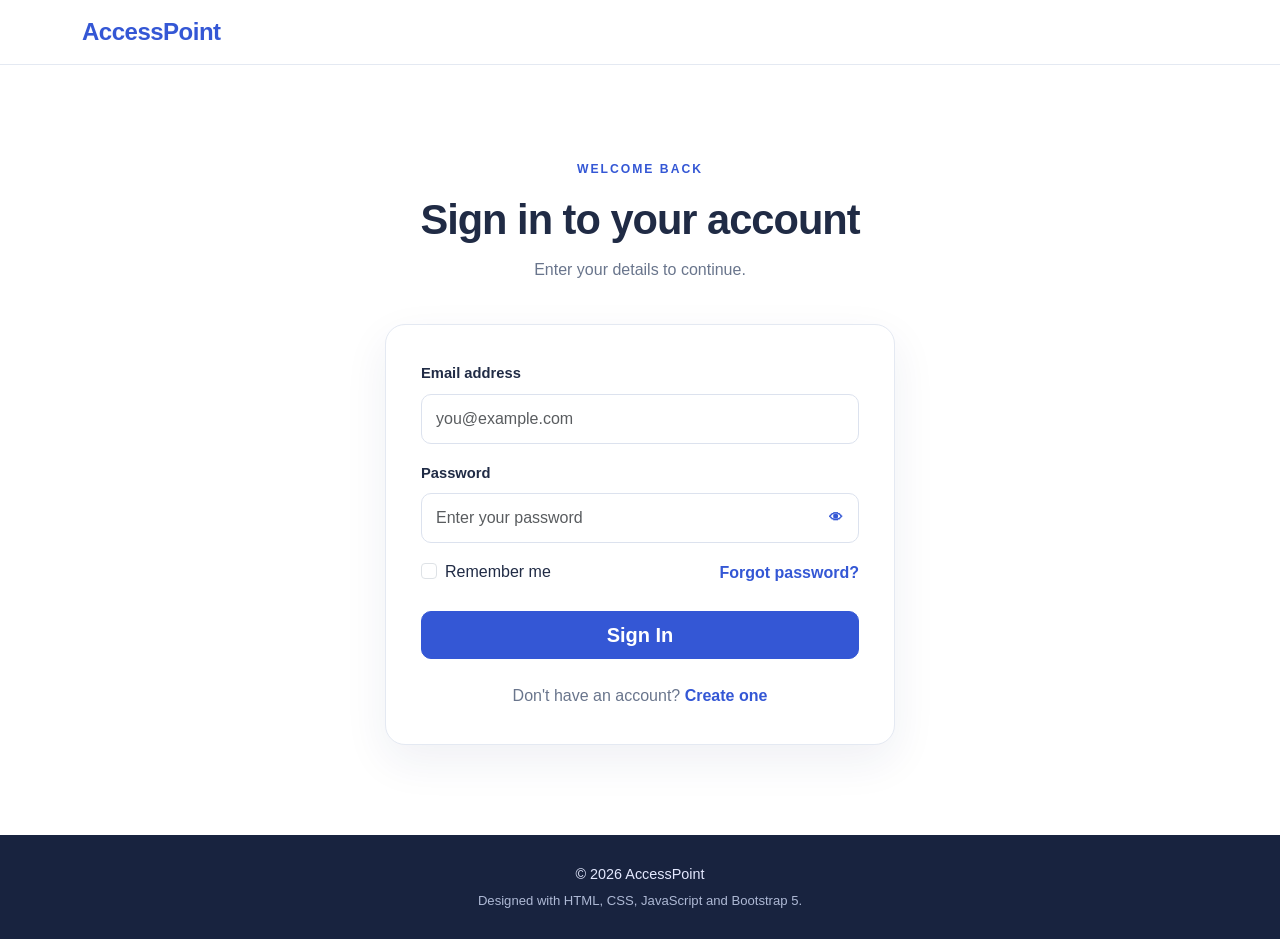
<file: index.html>
<!DOCTYPE html>
<html lang="en">
<head>
    <meta charset="UTF-8">
    <meta name="viewport" content="width=device-width, initial-scale=1.0">

    <title>AccessPoint | Sign In</title>

    <!-- Bootstrap 5 -->
    <link
        href="https://cdn.jsdelivr.net/npm/bootstrap@5.3.3/dist/css/bootstrap.min.css"
        rel="stylesheet"
    >

    <!-- Custom CSS -->
    <link rel="stylesheet" href="style.css">
</head>

<body>

    <!-- Navigation -->
    <nav class="navbar navbar-expand-lg site-navbar sticky-top">
        <div class="container">
            <a class="navbar-brand fw-bold" href="index.html">
                AccessPoint
            </a>

           
        </div>
    </nav>

    <!-- Login Section -->
    <main class="login-section section-padding">
        <div class="container">

            <div class="section-heading text-center">
                <span class="eyebrow">WELCOME BACK</span>
                <h1>Sign in to your account</h1>
                <p>Enter your details to continue.</p>
            </div>

            <div class="auth-card">

                <form id="loginForm" novalidate>

                    <!-- Email -->
                    <div class="mb-3">
                        <label for="loginEmail" class="form-label">
                            Email address
                        </label>

                        <input
                            type="email"
                            class="form-control"
                            id="loginEmail"
                            name="email"
                            placeholder="you@example.com"
                            autocomplete="email"
                            required
                        >

                        <div class="invalid-feedback">
                            Enter a valid email address.
                        </div>
                    </div>

                   <!-- Password -->
<div class="mb-3">
    <label for="loginPassword" class="form-label">
        Password
    </label>

    <div class="password-wrapper">
        <input
            type="password"
            class="form-control"
            id="loginPassword"
            name="password"
            placeholder="Enter your password"
            autocomplete="current-password"
            required
        >

        <button
            type="button"
            class="password-toggle"
            data-toggle-password="loginPassword"
            aria-label="Show password"
            title="Show password"
        >👁</button>
    </div>

    <div class="invalid-feedback">
        Enter your password.
    </div>
</div>
        

                    <!-- Remember Me and Forgot Password -->
                    <div class="d-flex justify-content-between
                                align-items-center flex-wrap gap-2 mb-4">

                        <div class="form-check">
                            <input
                                class="form-check-input"
                                type="checkbox"
                                id="rememberMe"
                            >

                            <label class="form-check-label" for="rememberMe">
                                Remember me
                            </label>
                        </div>

                        <a href="#"
                           id="forgotPasswordLink"
                           class="text-link">
                            Forgot password?
                        </a>
                    </div>

                    <!-- Login Button -->
                    <button
                        type="submit"
                        class="btn btn-primary btn-lg w-100"
                    >
                        Sign In
                    </button>

                    <!-- Login Feedback -->
                    <div
                        id="loginFeedback"
                        class="form-message"
                        role="status"
                        aria-live="polite"
                    ></div>

                </form>

                <!-- Registration Link -->
                <p class="auth-switch">
                    Don't have an account?
                    <a href="register.html">Create one</a>
                </p>

            </div>
        </div>
    </main>

    <!-- Footer -->
    <footer class="site-footer">
        <div class="container text-center">
            <p class="mb-1">
                &copy; <span id="currentYear"></span> AccessPoint
            </p>

            <p class="mb-0">
                Designed with HTML, CSS, JavaScript and Bootstrap 5.
            </p>
        </div>
    </footer>

    <!-- Bootstrap JavaScript -->
    <script src="https://cdn.jsdelivr.net/npm/bootstrap@5.3.3/dist/js/bootstrap.bundle.min.js"></script>

    <!-- Custom JavaScript -->
    <script src="script.js"></script>

</body>
</html>
</file>
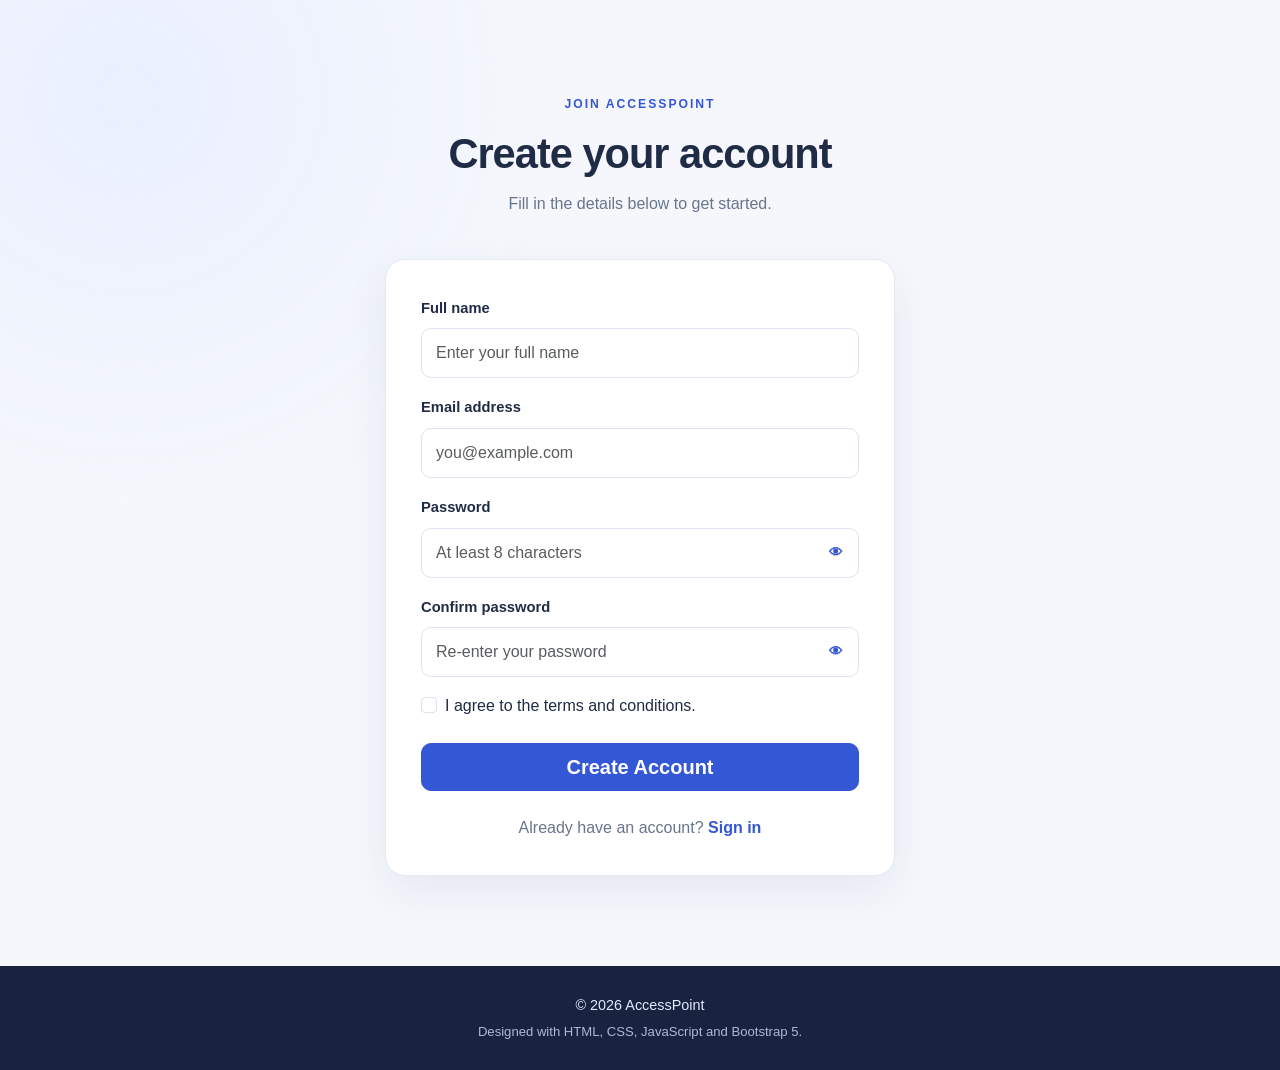
<file: register.html>
<!DOCTYPE html>
<html lang="en">
<head>
    <meta charset="UTF-8">
    <meta name="viewport" content="width=device-width, initial-scale=1.0">
    <title>AccessPoint | Create Account</title>

    <link
        href="https://cdn.jsdelivr.net/npm/bootstrap@5.3.3/dist/css/bootstrap.min.css"
        rel="stylesheet"
    >
    <link rel="stylesheet" href="style.css">
</head>
<body>


<main class="register-page section-padding">
    <div class="container">
        <div class="section-heading text-center">
            <span class="eyebrow">JOIN ACCESSPOINT</span>
            <h1>Create your account</h1>
            <p>Fill in the details below to get started.</p>
        </div>

        <div class="auth-card">
            <form id="registerForm" novalidate>
                <div class="mb-3">
                    <label for="fullName" class="form-label">
                        Full name
                    </label>
                    <input type="text" class="form-control"
                           id="fullName" name="fullName"
                           placeholder="Enter your full name" required>
                    <div class="invalid-feedback">
                        Enter your name using at least 2 characters.
                    </div>
                </div>

                <div class="mb-3">
                    <label for="registerEmail" class="form-label">
                        Email address
                    </label>
                    <input type="email" class="form-control"
                           id="registerEmail" name="email"
                           placeholder="you@example.com" required>
                    <div class="invalid-feedback">
                        Enter a valid email address.
                    </div>
                </div>

                <div class="mb-3">
                    <label for="registerPassword" class="form-label">
                        Password
                    </label>
                    <div class="password-wrapper">
                        <input type="password" class="form-control"
                               id="registerPassword" name="password"
                               placeholder="At least 8 characters"
                               minlength="8" required>
                       
<button
    type="button"
    class="password-toggle"
    data-toggle-password="registerPassword"
    aria-label="Show password"
>
    👁
</button>

                    </div>
                    <div class="invalid-feedback">
                        Use a password with at least 8 characters.
                    </div>
                </div>

                <div class="mb-3">
                    <label for="confirmPassword" class="form-label">
                        Confirm password
                    </label>
                    <div class="password-wrapper">
                        <input type="password" class="form-control"
                               id="confirmPassword" name="confirmPassword"
                               placeholder="Re-enter your password" required>
                       
<button
    type="button"
    class="password-toggle"
    data-toggle-password="confirmPassword"
    aria-label="Show password"
>
    👁
</button>

                    </div>
                    <div class="invalid-feedback">
                        Both passwords must match.
                    </div>
                </div>

                <div class="form-check mb-4">
                    <input class="form-check-input" type="checkbox"
                           id="termsCheck" required>
                    <label class="form-check-label" for="termsCheck">
                        I agree to the terms and conditions.
                    </label>
                    <div id="termsFeedback" class="field-error"></div>
                </div>

                <button type="submit" class="btn btn-primary btn-lg w-100">
                    Create Account
                </button>

                <div id="registerFeedback" class="form-message"
                     role="status" aria-live="polite"></div>
            </form>

            <p class="auth-switch">
                Already have an account?
                <a href="index.html#login">Sign in</a>
            </p>
        </div>
    </div>
</main>

<footer class="site-footer">
    <div class="container text-center">
        <p class="mb-1">
            © <span id="currentYear"></span> AccessPoint
        </p>
        <p class="mb-0">Designed with HTML, CSS, JavaScript and Bootstrap 5.</p>
    </div>
</footer>

<script src="https://cdn.jsdelivr.net/npm/bootstrap@5.3.3/dist/js/bootstrap.bundle.min.js"></script>
<script src="script.js"></script
</body>
</html>
</file>
<file: style.css>
/* 1. Global styles */
:root {
    --primary: #3457d5;
    --primary-dark: #2544b8;
    --text: #202b45;
    --muted: #69758c;
    --background: #f5f7fc;
    --white: #ffffff;
    --border: #e4e9f2;
    --accent: #eaf0ff;
    --success: #18794e;
    --danger: #c62828;
}

* {
    box-sizing: border-box;
}

html {
    scroll-behavior: smooth;
    scroll-padding-top: 90px;
}

body {
    margin: 0;
    font-family: "Segoe UI", Arial, sans-serif;
    background: var(--white);
    color: var(--text);
    line-height: 1.6;
}

a {
    text-decoration: none;
}

.section-padding {
    padding: 90px 0;
}

/* 2. Navigation */
.site-navbar {
    background: rgba(255, 255, 255, 0.96);
    border-bottom: 1px solid var(--border);
    backdrop-filter: blur(12px);
}

.navbar-brand {
    color: var(--primary);
    font-size: 1.5rem;
    letter-spacing: -0.5px;
}

.navbar-brand:hover {
    color: var(--primary-dark);
}

.nav-link {
    color: var(--text);
    font-weight: 500;
    transition: color 0.2s ease;
}

.nav-link:hover {
    color: var(--primary);
}

.nav-cta {
    border-radius: 10px;
    padding: 9px 17px;
}

/* 3. Buttons */
.btn {
    border-radius: 10px;
    font-weight: 600;
    transition: transform 0.2s ease, background-color 0.2s ease,
                box-shadow 0.2s ease;
}

.btn-primary {
    background: var(--primary);
    border-color: var(--primary);
}

.btn-primary:hover {
    background: var(--primary-dark);
    border-color: var(--primary-dark);
    transform: translateY(-2px);
    box-shadow: 0 8px 18px rgba(52, 87, 213, 0.18);
}

.btn-outline-primary {
    color: var(--primary);
    border-color: #bdcafa;
}

.btn-outline-primary:hover {
    background: var(--accent);
    color: var(--primary-dark);
    border-color: var(--primary);
}

/* 4. Hero */
.hero-section {
    padding: 105px 0;
    overflow: hidden;
    background:
        radial-gradient(circle at 85% 20%, #e8edff 0, transparent 35%),
        linear-gradient(135deg, #f9faff, #f1f5ff);
}

.eyebrow {
    display: inline-block;
    margin-bottom: 15px;
    color: var(--primary);
    font-size: 0.76rem;
    font-weight: 800;
    letter-spacing: 2px;
}

.hero-title {
    max-width: 650px;
    margin-bottom: 22px;
    font-size: clamp(2.5rem, 5vw, 4.4rem);
    font-weight: 800;
    letter-spacing: -2px;
    line-height: 1.1;
}

.hero-title span {
    display: block;
    color: var(--primary);
}

.hero-description {
    max-width: 570px;
    margin-bottom: 30px;
    color: var(--muted);
    font-size: 1.08rem;
}

.hero-card {
    padding: 38px;
    background: var(--white);
    border: 1px solid var(--border);
    border-radius: 24px;
    box-shadow: 0 20px 60px rgba(31, 48, 95, 0.09);
    animation: floatIn 0.7s ease both;
}

.hero-icon {
    display: grid;
    place-items: center;
    width: 58px;
    height: 58px;
    margin-bottom: 22px;
    color: var(--white);
    background: var(--primary);
    border-radius: 18px;
    font-size: 1.8rem;
    font-weight: 800;
}

.hero-card h2 {
    margin-bottom: 8px;
    font-size: 1.55rem;
    font-weight: 750;
}

.hero-card > p {
    color: var(--muted);
}

.feature-line {
    display: flex;
    align-items: center;
    gap: 12px;
    margin-top: 17px;
    font-size: 0.95rem;
}

.feature-check {
    display: grid;
    place-items: center;
    width: 25px;
    height: 25px;
    flex-shrink: 0;
    color: var(--success);
    background: #e7f7ef;
    border-radius: 50%;
    font-weight: 800;
}

/* 5. Section headings */
.section-heading {
    max-width: 650px;
    margin: 0 auto 42px;
}

.section-heading h1,
.section-heading h2 {
    margin-bottom: 12px;
    font-size: clamp(1.9rem, 4vw, 2.6rem);
    font-weight: 800;
    letter-spacing: -1px;
}

.section-heading p {
    margin-bottom: 0;
    color: var(--muted);
}

/* 6. Login and registration cards */
.login-section {
    background: var(--white);
}

.register-page {
    min-height: calc(100vh - 145px);
    background:
        radial-gradient(circle at 10% 10%, #eaf0ff 0, transparent 30%),
        var(--background);
}

.auth-card {
    width: 100%;
    max-width: 510px;
    margin: 0 auto;
    padding: 35px;
    background: var(--white);
    border: 1px solid var(--border);
    border-radius: 20px;
    box-shadow: 0 16px 45px rgba(31, 48, 95, 0.07);
}

.form-label {
    color: var(--text);
    font-size: 0.92rem;
    font-weight: 650;
}

.form-control {
    min-height: 49px;
    padding: 12px 14px;
    border: 1px solid #dce2ee;
    border-radius: 10px;
    color: var(--text);
}

.form-control:focus {
    border-color: var(--primary);
    box-shadow: 0 0 0 4px rgba(52, 87, 213, 0.12);
}

.password-wrapper {
    position: relative;
}

.password-wrapper .form-control {
    padding-right: 75px;
}

.password-toggle {
    position: absolute;
    top: 50%;
    right: 12px;
    padding: 4px;
    color: var(--primary);
    background: transparent;
    border: 0;
    font-size: 0.85rem;
    font-weight: 700;
    transform: translateY(-50%);
}

.password-toggle:hover {
    color: var(--primary-dark);
}

.text-link,
.auth-switch a {
    color: var(--primary);
    font-weight: 650;
}

.text-link:hover,
.auth-switch a:hover {
    color: var(--primary-dark);
    text-decoration: underline;
}

.auth-switch {
    margin: 24px 0 0;
    color: var(--muted);
    text-align: center;
}

.form-message {
    margin-top: 16px;
    font-size: 0.92rem;
    overflow-wrap: anywhere;
}

.form-message:empty {
    display: none;
}

.form-message.success {
    color: var(--success);
}

.form-message.error {
    color: var(--danger);
}

.field-error {
    margin-top: 5px;
    color: var(--danger);
    font-size: 0.85rem;
}

.form-check-input:checked {
    background-color: var(--primary);
    border-color: var(--primary);
}

/* 7. Features */
.features-section {
    background: var(--background);
}

.feature-card {
    height: 100%;
    padding: 30px;
    background: var(--white);
    border: 1px solid var(--border);
    border-radius: 18px;
    transition: transform 0.25s ease, box-shadow 0.25s ease;
}

.feature-card:hover {
    transform: translateY(-6px);
    box-shadow: 0 15px 35px rgba(31, 48, 95, 0.08);
}

.feature-icon {
    display: grid;
    place-items: center;
    width: 48px;
    height: 48px;
    margin-bottom: 22px;
    color: var(--primary);
    background: var(--accent);
    border-radius: 14px;
    font-weight: 800;
}

.feature-card h3 {
    margin-bottom: 12px;
    font-size: 1.2rem;
    font-weight: 750;
}

.feature-card p {
    margin-bottom: 0;
    color: var(--muted);
}

.availability-section {
    background: #fff;
}

/* 8. Footer */
.site-footer {
    padding: 28px 0;
    color: #e4e9ff;
    background: #18233f;
    font-size: 0.9rem;
}

.site-footer p:last-child {
    color: #aeb9d5;
    font-size: 0.82rem;
}

/* 9. Animation */
@keyframes floatIn {
    from {
        opacity: 0;
        transform: translateY(18px);
    }

    to {
        opacity: 1;
        transform: translateY(0);
    }
}

/* 10. Tablet and mobile */
@media (max-width: 991.98px) {
    .hero-section {
        padding: 75px 0;
    }

    .hero-title {
        letter-spacing: -1px;
    }

    .navbar-nav {
        align-items: stretch !important;
        padding: 12px 0;
    }

    .nav-cta {
        display: inline-block;
        margin-top: 5px;
        text-align: center;
    }
}

@media (max-width: 575.98px) {
    .section-padding {
        padding: 65px 0;
    }

    .hero-section {
        padding: 60px 0;
    }

    .hero-title {
        font-size: 2.55rem;
    }

    .hero-card,
    .auth-card,
    .feature-card {
        padding: 24px;
        border-radius: 16px;
    }

    .section-heading {
        margin-bottom: 30px;
    }

    .hero-description {
        font-size: 1rem;
    }
}

/* 11. Accessibility */
@media (prefers-reduced-motion: reduce) {
    *,
    *::before,
    *::after {
        scroll-behavior: auto !important;
        animation-duration: 0.01ms !important;
        animation-iteration-count: 1 !important;
        transition-duration: 0.01ms !important;
    }
}


/* Mobile-first improvements for AccessPoint */
@media (max-width: 767.98px) {
    html {
        scroll-padding-top: 75px;
    }

    .hero-section {
        padding: 45px 0;
    }

    .hero-title {
        font-size: clamp(2.1rem, 9vw, 3rem);
        line-height: 1.15;
        letter-spacing: -1px;
    }

    .hero-description {
        font-size: 1rem;
    }

    .hero-section .btn {
        width: 100%;
    }

    .hero-card {
        padding: 24px;
    }

    .section-padding {
        padding: 48px 0;
    }

    .section-heading {
        padding: 0 8px;
        margin-bottom: 28px;
    }

    .section-heading h1,
    .section-heading h2 {
        font-size: 1.8rem;
        letter-spacing: -0.5px;
    }

    .auth-card {
        padding: 22px 18px;
        border-radius: 16px;
    }

    .auth-card .btn-lg {
        min-height: 48px;
    }

    .auth-switch {
        font-size: 0.92rem;
    }

    .site-footer {
        padding: 22px 12px;
    }
}

@media (max-width: 360px) {
    .hero-title {
        font-size: 2rem;
    }

    .auth-card {
        padding: 18px 14px;
    }

    .form-control {
        font-size: 0.95rem;
    }
}

/* Hide the browser's extra password reveal icon */
input::-ms-reveal,
input::-ms-clear {
    display: none;
}

input::-webkit-credentials-auto-fill-button {
    visibility: hidden;
    display: none !important;
    pointer-events: none;
}

/* Keep only our custom eye button */
.password-wrapper {
    position: relative;
}

.password-wrapper input[type="password"]::-webkit-textfield-decoration-container {
    visibility: hidden;
}

.password-toggle {
    position: absolute;
    top: 50%;
    right: 12px;
    transform: translateY(-50%);
    background: transparent;
    border: none;
    cursor: pointer;
    z-index: 2;
}
</file>
